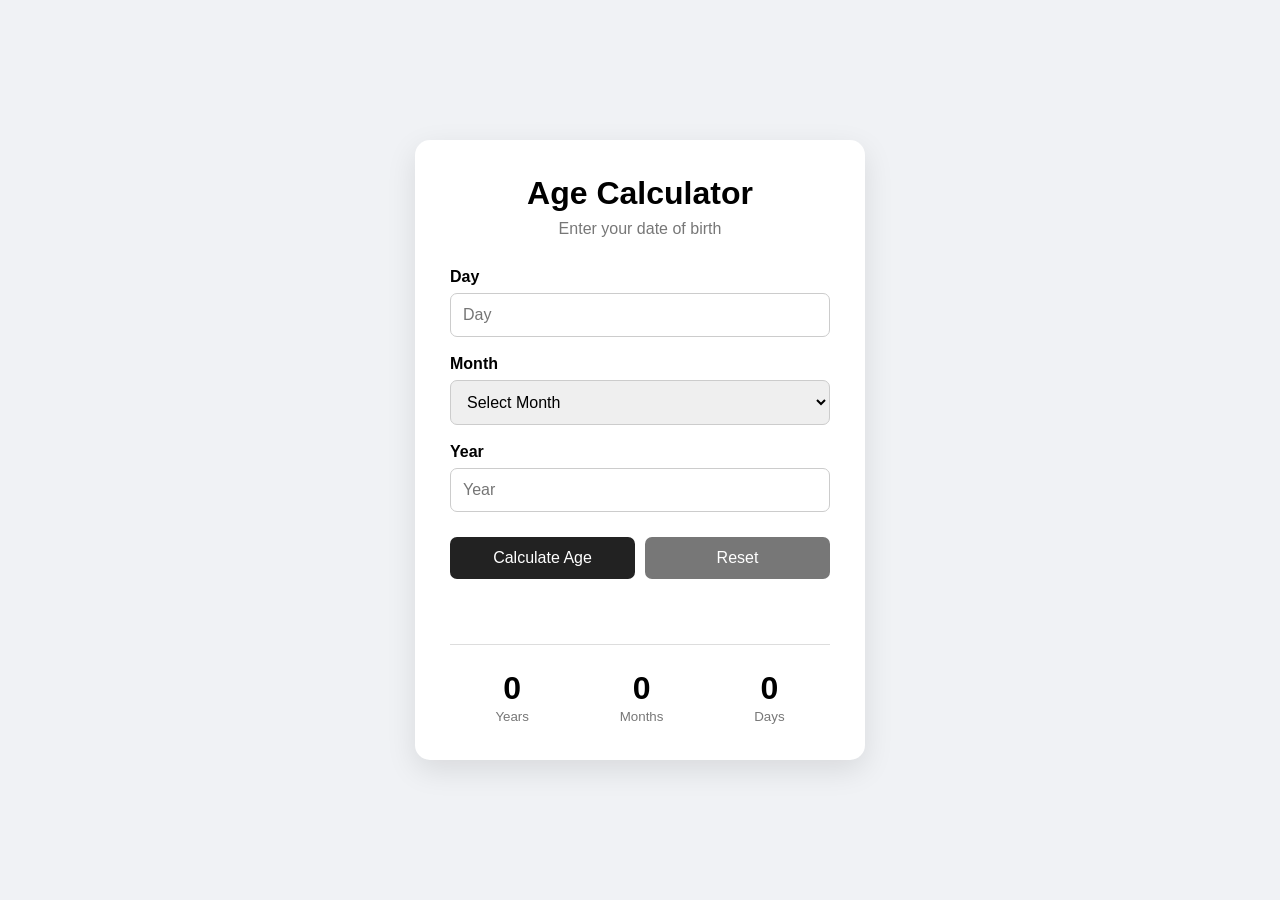
<file: index.html>
<!DOCTYPE html>
<html lang="en">
<head>
    <meta charset="UTF-8">
    <meta name="viewport" content="width=device-width, initial-scale=1.0">
    <title>Age Calculator</title>
    <link rel="stylesheet" href="style.css">
</head>
<body>


    <div class="container">

        <h1>Age Calculator</h1>
        <p class="subtitle">Enter your date of birth</p>

        <form id="ageForm">

            <div class="form-group">
                <label for="day">Day</label>
                <input type="number" id="day" min="1" max="31" placeholder="Day" required>
            </div>

            <div class="form-group">
                <label for="month">Month</label>
                <select id="month" required>
                    <option value="">Select Month</option>
                    <option value="0">January</option>
                    <option value="1">February</option>
                    <option value="2">March</option>
                    <option value="3">April</option>
                    <option value="4">May</option>
                    <option value="5">June</option>
                    <option value="6">July</option>
                    <option value="7">August</option>
                    <option value="8">September</option>
                    <option value="9">October</option>
                    <option value="10">November</option>
                    <option value="11">December</option>
                </select>
            </div>

            <div class="form-group">
                <label for="year">Year</label>
                <input type="number" id="year" placeholder="Year" required>
            </div>

            <div class="buttons">
                <button type="submit">Calculate Age</button>
                <button type="reset" class="reset-btn">Reset</button>
            </div>

        </form>

        <p id="error"></p>

        <div class="result" id="result">
            <div>
                <span id="years">0</span>
                <small>Years</small>
            </div>

            <div>
                <span id="months">0</span>
                <small>Months</small>
            </div>

            <div>
                <span id="days">0</span>
                <small>Days</small>
            </div>
        </div>

    </div>

    <script src="app.js"></script>
</body>
</html>
</file>
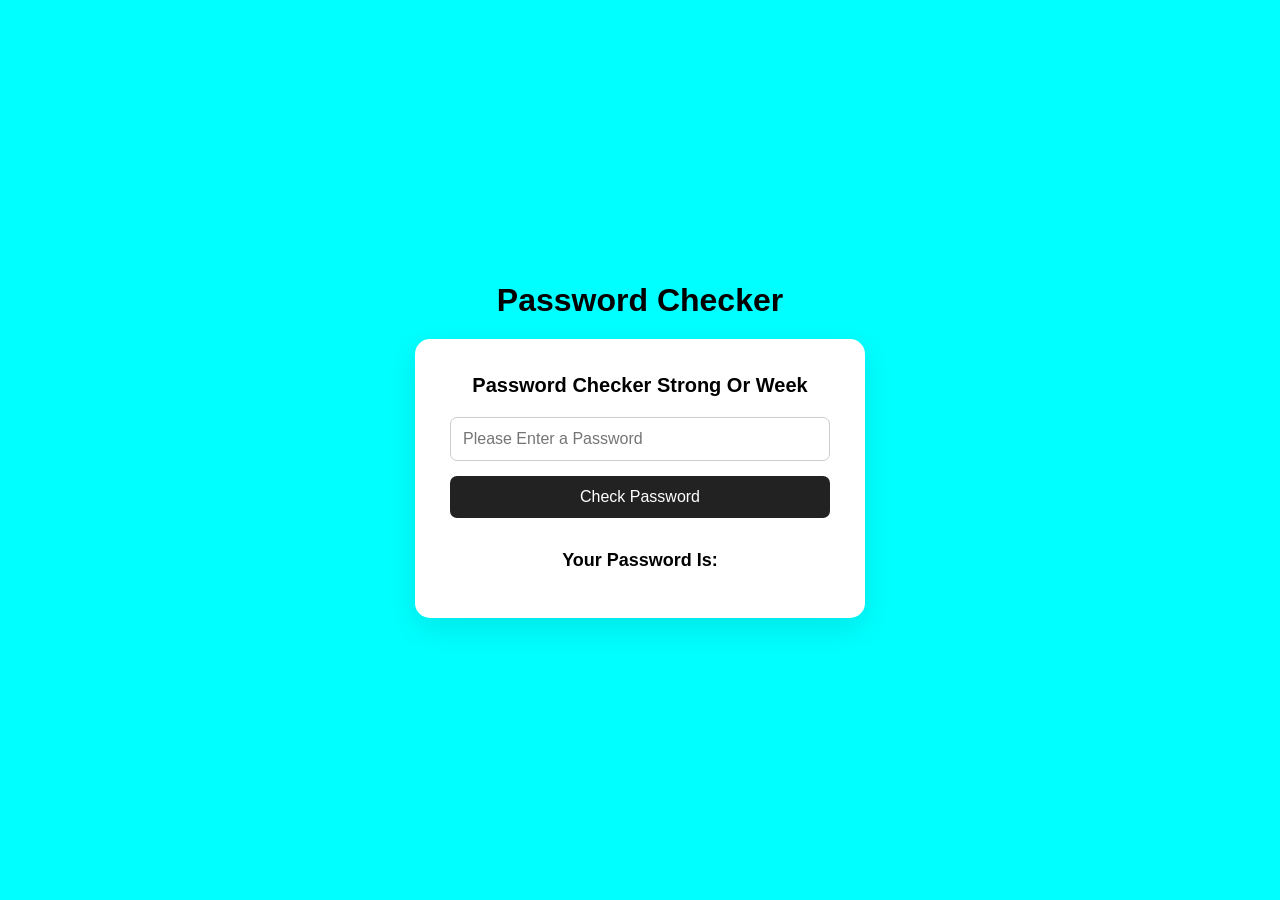
<file: Password/index.html>
<!DOCTYPE html>
<html lang="en">
<head>
    <meta charset="UTF-8">
    <meta name="viewport" content="width=device-width, initial-scale=1.0">
    <title>Document</title>
    <link rel ="stylesheet" href="./style.css">
</head>
<body>
    <h1>     Password Checker</h1>

<div class="container">
<form id ='passwordform'>


<p>Password Checker Strong Or Week</p>

<input type ="password"  id="password" placeholder="Please Enter a Password"
                    required>

<button type="submit" id="submit">Check Password</button>


<div class="result" id="result">

            <div>
                <span id="numbers">
                    Your Password Is:
                </span>
            </div>

        </div>

</form>

</div>
<script src="./script.js"></script>
</body>
</html>
</file>
<file: style.css>
* {
    margin: 0;
    padding: 0;
    box-sizing: border-box;
}
/* Body CSS */
body {
    font-family: Arial, sans-serif;
    background: #f0f2f5;
    min-height: 100vh;
    display: flex;
    justify-content: center;
    align-items: center;
}
/* Continaer CSS */
.container {
    width: 450px;
    background: white;
    padding: 35px;
    border-radius: 15px;
    box-shadow: 0 10px 30px rgba(0, 0, 0, 0.1);
}

h1 {
    text-align: center;
    margin-bottom: 8px;
}

.subtitle {
    text-align: center;
    color: #777;
    margin-bottom: 30px;
}

.form-group {
    margin-bottom: 18px;
}

label {
    display: block;
    margin-bottom: 7px;
    font-weight: bold;
}

input,
select {
    width: 100%;
    padding: 12px;
    border: 1px solid #ccc;
    border-radius: 7px;
    font-size: 16px;
}

input:focus,
select:focus {
    outline: none;
    border-color: #333;
}

.buttons {
    display: flex;
    gap: 10px;
    margin-top: 25px;
}

button {
    flex: 1;
    padding: 12px;
    border: none;
    border-radius: 7px;
    cursor: pointer;
    font-size: 16px;
    background: #222;
    color: white;
}

.reset-btn {
    background: #777;
}

button:hover {
    opacity: 0.85;
}

#error {
    color: red;
    text-align: center;
    margin-top: 20px;
    min-height: 20px;
}

.result {
    display: flex;
    justify-content: space-around;
    margin-top: 25px;
    padding-top: 25px;
    border-top: 1px solid #ddd;
}

.result div {
    text-align: center;
}

.result span {
    display: block;
    font-size: 32px;
    font-weight: bold;
}

.result small {
    color: #777;
}
</file>
<file: Password/style.css>
* {
    margin: 0;
    padding: 0;
    box-sizing: border-box;
}

body {
    min-height: 100vh;
    background: aqua;
    font-family: Arial, sans-serif;

    display: flex;
    justify-content: center;
    align-items: center;
    flex-direction: column;
}

h1 {
    margin-bottom: 20px;
    font-size: 32px;
}

.container {
    width: 450px;
    background: white;
    padding: 35px;
    border-radius: 15px;
    box-shadow: 0 10px 30px rgba(0, 0, 0, 0.1);
}

#passwordform {
    text-align: center;
}

#passwordform p {
    margin-bottom: 20px;
    font-size: 20px;
    font-weight: bold;
}

#password {
    width: 100%;
    padding: 12px;
    border: 1px solid #ccc;
    border-radius: 7px;
    font-size: 16px;
    outline: none;
}

#password:focus {
    border-color: #222;
}

#passwordform button {
    width: 100%;
    padding: 12px;
    margin-top: 15px;
    border: none;
    border-radius: 7px;
    background: #222;
    color: white;
    font-size: 16px;
    cursor: pointer;
}

#passwordform button:hover {
    opacity: 0.8;
}

#result {
    margin-top: 20px;
    padding: 12px;
    text-align: center;
    font-weight: bold;
    font-size: 18px;
}
</file>
